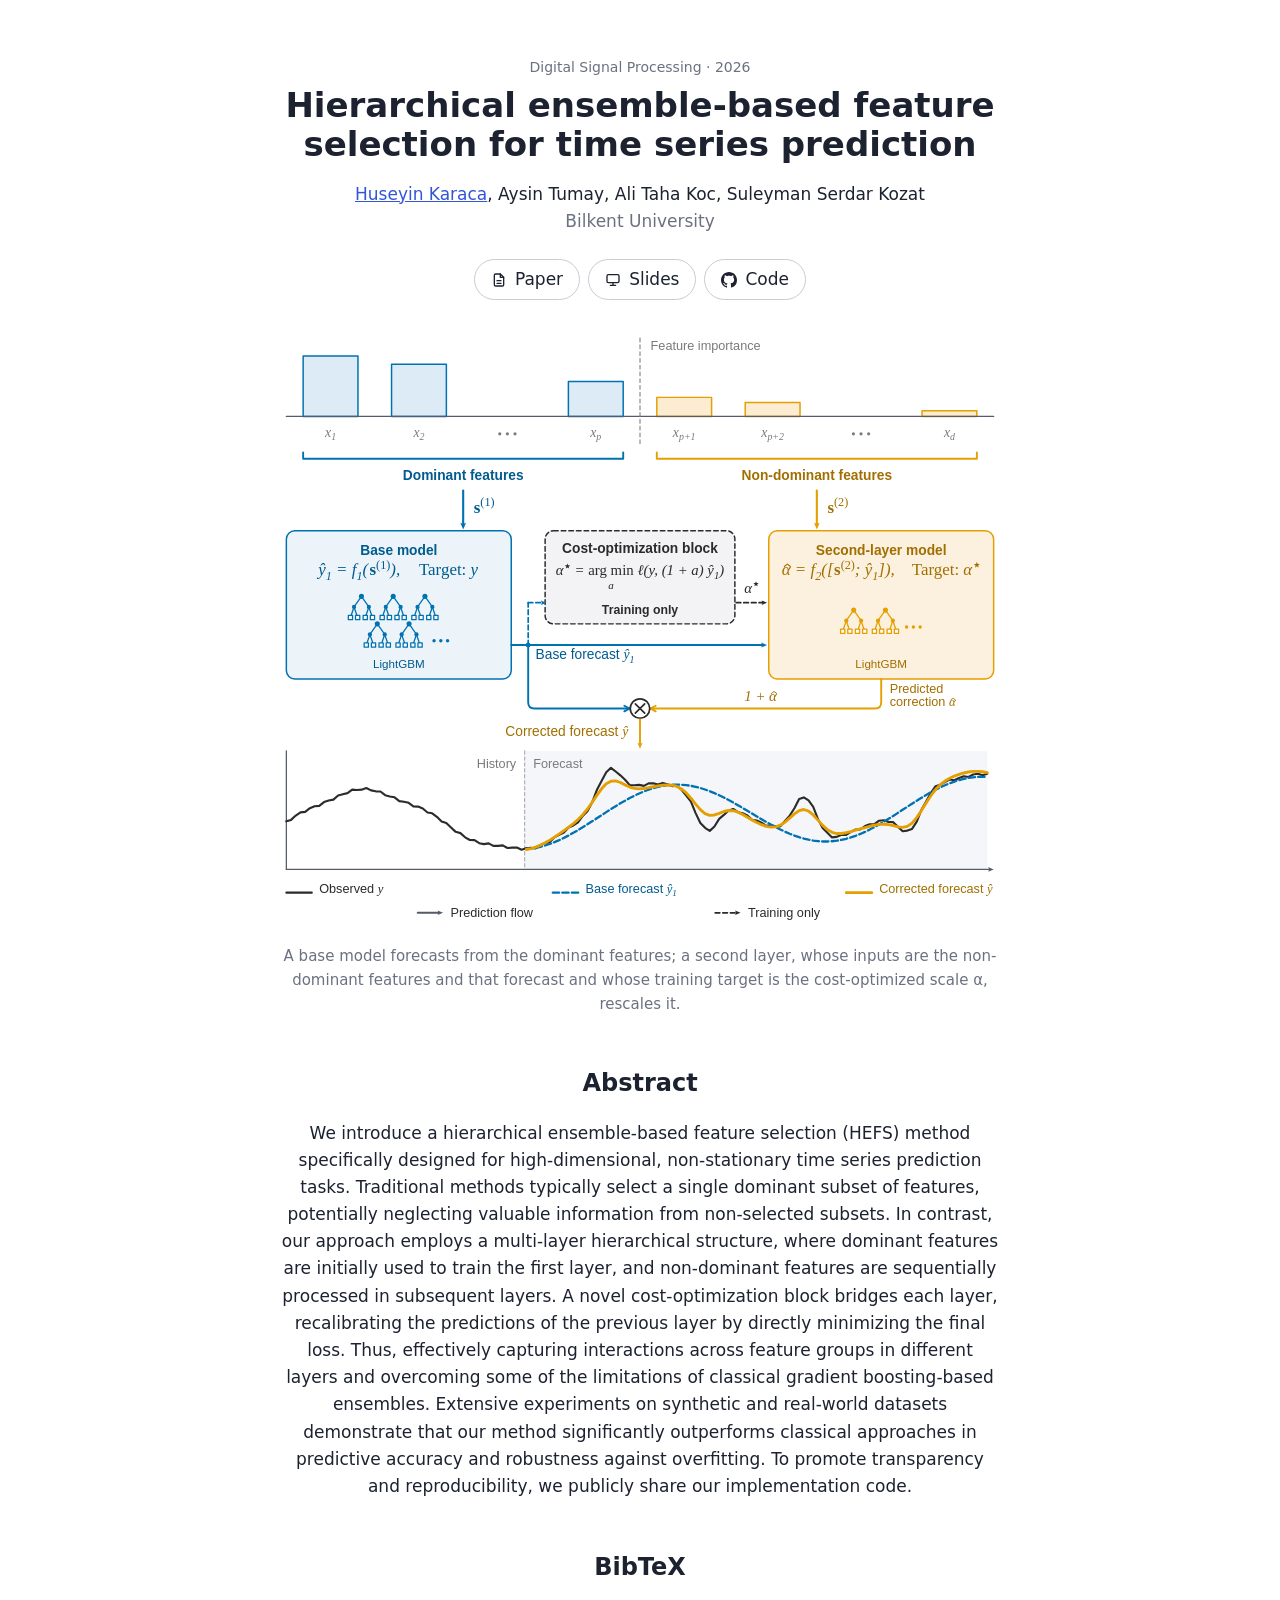
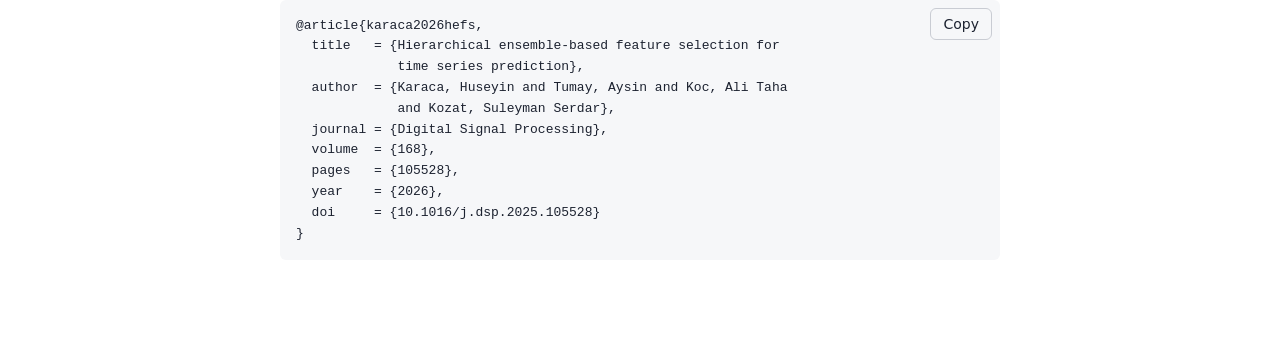
<file: docs/index.html>
<!doctype html>
<html lang="en">
<head>
<meta charset="utf-8">
<meta name="viewport" content="width=device-width,initial-scale=1">
<title>Hierarchical ensemble-based feature selection for time series prediction</title>
<meta name="description" content="HEFS gives feature groups distinct roles: a first predictor on the dominant features, then a learned multiplicative correction from the complementary ones. Lowest reported test error on Synthetic and M4.">
<link rel="canonical" href="https://hkaraca.com/hefs/">
<meta property="og:title" content="Hierarchical ensemble-based feature selection for time series prediction">
<meta property="og:description" content="A cost-optimization block turns the correction that minimises the final loss into the next layer's training target.">
<meta property="og:image" content="https://hkaraca.com/hefs/assets/forecast-hero.png">
<meta name="citation_title" content="Hierarchical ensemble-based feature selection for time series prediction">
<meta name="citation_author" content="Karaca, Huseyin">
<meta name="citation_author" content="Tumay, Aysin">
<meta name="citation_author" content="Koc, Ali Taha">
<meta name="citation_author" content="Kozat, Suleyman Serdar">
<meta name="citation_publication_date" content="2026">
<meta name="citation_journal_title" content="Digital Signal Processing">
<meta name="citation_volume" content="168">
<meta name="citation_firstpage" content="105528">
<meta name="citation_doi" content="10.1016/j.dsp.2025.105528">
<link rel="icon" href="assets/favicon.svg">
<style>
:root{--bg:#fff;--ink:#1c2230;--ink2:#434a5a;--muted:#6b7180;--faint:#9ba1ad;--line:#c9ccd3;--wash:#f6f7f9;--accent:#3355d6;--tint:#eef1fc;--on-accent:#fff}
@media (prefers-color-scheme:dark){:root{--bg:#171a21;--ink:#e7e9ee;--ink2:#c2c7d1;--muted:#9aa0ad;--faint:#6d7484;--line:#3b414d;--wash:#1c2028;--accent:#5b78ee;--tint:#232c4d;--on-accent:#fff}}
*{box-sizing:border-box}
main{text-align:center}
pre{text-align:left}
body{margin:0;background:var(--bg);color:var(--ink);font:17px/1.6 system-ui,-apple-system,"Segoe UI",Helvetica,Arial,sans-serif}
main{max-width:760px;margin:0 auto;padding:56px 20px 80px}
header{text-align:center;margin-bottom:32px}
.venue{color:var(--muted);font-size:14px;margin:0 0 8px}
h1{font-size:34px;line-height:1.15;margin:0 0 16px}
.title{font-size:20px;color:var(--ink2);margin:6px 0 16px}
.authors{margin:0}.affil{color:var(--muted);margin:0 0 20px}
.links a{display:inline-flex;align-items:center;gap:8px;margin:4px;padding:6px 16px;border:1px solid var(--line);border-radius:999px;color:var(--ink);text-decoration:none}
.links a:hover{border-color:var(--ink)}
h2{font-size:24px;margin:48px 0 12px}h3{font-size:18px;margin:28px 0 8px}
a{color:var(--accent)}
figure{margin:20px 0}figure img{width:100%;height:auto;display:block}
figure.hero img{background:#fff;border-radius:8px}
figcaption{color:var(--muted);font-size:15px;margin-top:8px}
table{width:100%;border-collapse:collapse;font-size:15px;font-variant-numeric:tabular-nums}
th,td{padding:6px 8px;border-bottom:1px solid var(--line);text-align:right}th:first-child,td:first-child{text-align:left}
tr.ours td{font-weight:600;background:var(--tint)}
.bib{position:relative}.bib button{position:absolute;top:8px;right:8px}
pre{background:var(--wash);padding:16px;overflow-x:auto;font-size:13px;border-radius:6px}
button{font:inherit;font-size:14px;padding:4px 12px;border:1px solid var(--line);border-radius:6px;background:none;color:var(--ink);cursor:pointer}
</style>
</head>
<body><main>
<header>
  <p class="venue">Digital Signal Processing · 2026</p>
  <h1>Hierarchical ensemble-based feature selection for time series prediction</h1>
  <p class="authors"><a href="https://hkaraca.com/">Huseyin Karaca</a>, Aysin Tumay, Ali Taha Koc, Suleyman Serdar Kozat</p>
  <p class="affil">Bilkent University</p>
  <p class="links"><a href="https://doi.org/10.1016/j.dsp.2025.105528"><svg viewBox="0 0 24 24" width="16" height="16" fill="none" stroke="currentColor" stroke-width="2" stroke-linecap="round" stroke-linejoin="round" aria-hidden="true"><path d="M14 3H7a2 2 0 0 0-2 2v14a2 2 0 0 0 2 2h10a2 2 0 0 0 2-2V8z"/><path d="M14 3v5h5M9 13h6M9 17h6"/></svg>Paper</a><a href="https://hkaraca.com/assets/pdf/grc26-presentation.pdf"><svg viewBox="0 0 24 24" width="16" height="16" fill="none" stroke="currentColor" stroke-width="2" stroke-linecap="round" stroke-linejoin="round" aria-hidden="true"><rect x="3" y="4" width="18" height="12" rx="2"/><path d="M12 16v4M8 20h8"/></svg>Slides</a><a href="https://github.com/huseyin-karaca/hefs"><svg viewBox="0 0 16 16" width="16" height="16" fill="currentColor" aria-hidden="true"><path d="M8 0C3.58 0 0 3.58 0 8c0 3.54 2.29 6.53 5.47 7.59.4.07.55-.17.55-.38 0-.19-.01-.82-.01-1.49-2.01.37-2.53-.49-2.69-.94-.09-.23-.48-.94-.82-1.13-.28-.15-.68-.52-.01-.53.63-.01 1.08.58 1.23.82.72 1.21 1.87.87 2.33.66.07-.52.28-.87.51-1.07-1.78-.2-3.64-.89-3.64-3.95 0-.87.31-1.59.82-2.15-.08-.2-.36-1.02.08-2.12 0 0 .67-.21 2.2.82.64-.18 1.32-.27 2-.27.68 0 1.36.09 2 .27 1.53-1.04 2.2-.82 2.2-.82.44 1.1.16 1.92.08 2.12.51.56.82 1.27.82 2.15 0 3.07-1.87 3.75-3.65 3.95.29.25.54.73.54 1.48 0 1.07-.01 1.93-.01 2.2 0 .21.15.46.55.38A8.013 8.013 0 0016 8c0-4.42-3.58-8-8-8z"/></svg>Code</a></p>
</header>

<figure class="hero"><img src="assets/forecast-hero.svg" width="340" height="283" alt="HEFS schematic. Features are sorted by importance and split into a dominant and a non-dominant group. A LightGBM base model, fitted on the dominant group with target y, makes a first forecast. During training only, a cost-optimization block takes the observed target y and the first forecast and finds, for each sample, the scale alpha (between minus beta and beta) for which one plus alpha times the first forecast has the lowest loss; these alpha values are the regression target of a second LightGBM, whose inputs are the non-dominant group and the first forecast. The final forecast is the first forecast times one plus the predicted correction. Below, the corrected forecast follows events in the actual series that the base forecast misses."><figcaption>A base model forecasts from the dominant features; a second layer, whose inputs are the non-dominant features and that forecast and whose training target is the cost-optimized scale α, rescales it.</figcaption></figure>

<h2>Abstract</h2>
<p>We introduce a hierarchical ensemble-based feature selection (HEFS) method specifically designed for high-dimensional, non-stationary time series prediction tasks. Traditional methods typically select a single dominant subset of features, potentially neglecting valuable information from non-selected subsets. In contrast, our approach employs a multi-layer hierarchical structure, where dominant features are initially used to train the first layer, and non-dominant features are sequentially processed in subsequent layers. A novel cost-optimization block bridges each layer, recalibrating the predictions of the previous layer by directly minimizing the final loss. Thus, effectively capturing interactions across feature groups in different layers and overcoming some of the limitations of classical gradient boosting-based ensembles. Extensive experiments on synthetic and real-world datasets demonstrate that our method significantly outperforms classical approaches in predictive accuracy and robustness against overfitting. To promote transparency and reproducibility, we publicly share our implementation code.</p>

<h2 id="citation">BibTeX</h2>
<div class="bib"><button onclick="navigator.clipboard.writeText(document.getElementById('bib').textContent)">Copy</button><pre id="bib">@article{karaca2026hefs,
  title   = {Hierarchical ensemble-based feature selection for
             time series prediction},
  author  = {Karaca, Huseyin and Tumay, Aysin and Koc, Ali Taha
             and Kozat, Suleyman Serdar},
  journal = {Digital Signal Processing},
  volume  = {168},
  pages   = {105528},
  year    = {2026},
  doi     = {10.1016/j.dsp.2025.105528}
}</pre></div>
</main></body>
</html>
</file>
